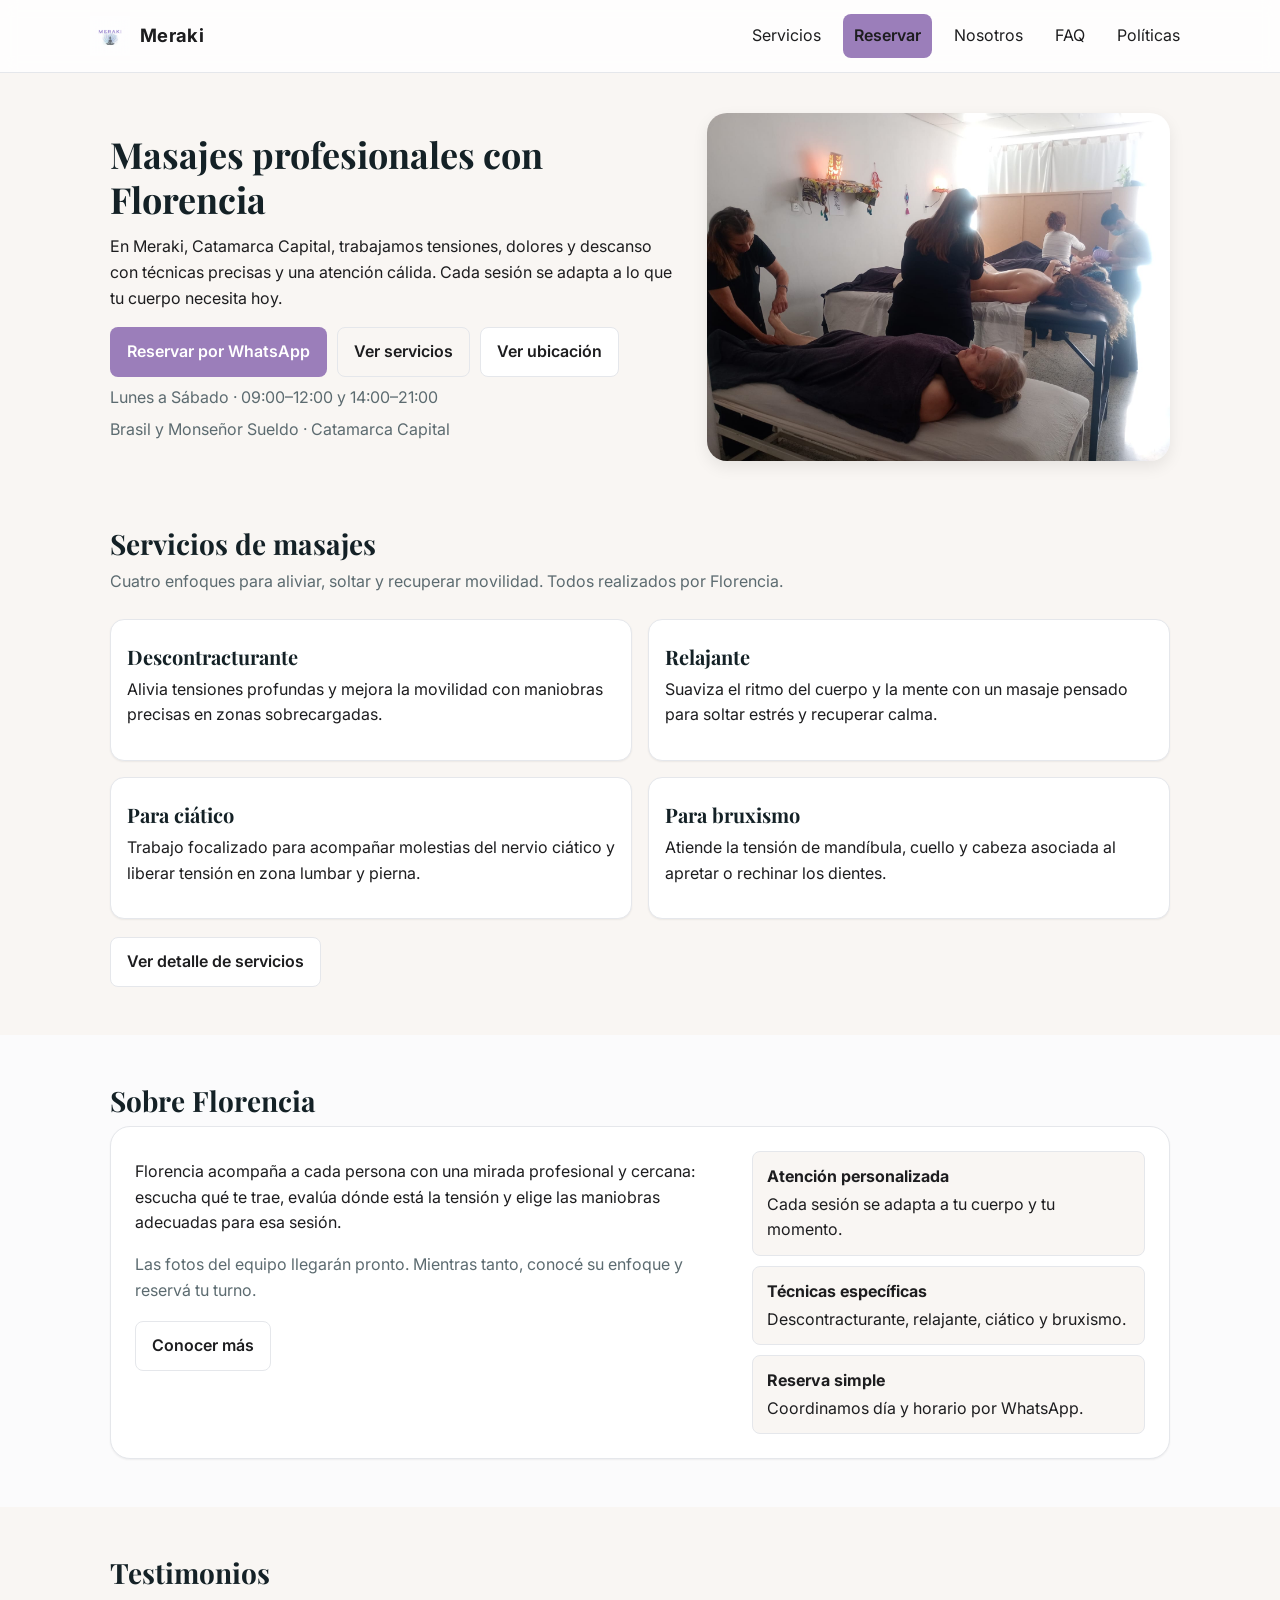
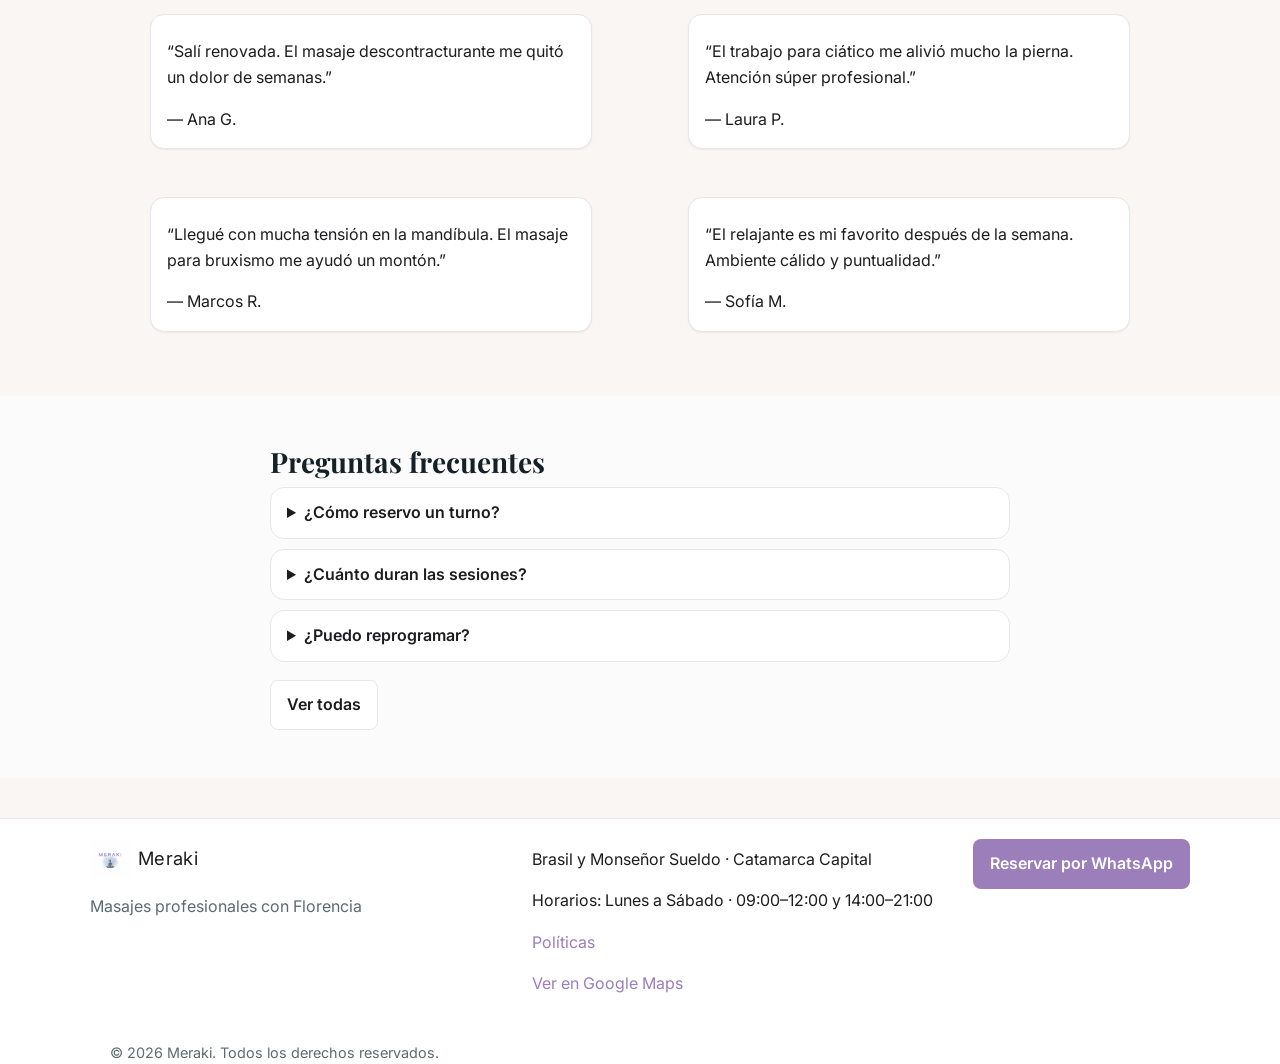
<file: index.html>
<!doctype html>
<html lang="es-AR">
<head>
    <meta charset="utf-8" />
    <meta name="viewport" content="width=device-width, initial-scale=1" />
    <title>Meraki | Masajes con Florencia en Catamarca</title>
    <meta name="description" content="Meraki en Catamarca Capital. Masajes descontracturantes, relajantes, para ciático y bruxismo con Florencia. Reserva por WhatsApp." />
    <link rel="icon" type="image/png" href="assets/img/favicon.png" />
    <link rel="preconnect" href="https://fonts.googleapis.com" />
    <link rel="preconnect" href="https://fonts.gstatic.com" crossorigin />
    <link href="https://fonts.googleapis.com/css2?family=Inter:wght@400;500;600;700&family=Playfair+Display:wght@500;700&display=swap" rel="stylesheet" />
    <link rel="stylesheet" href="assets/css/style.css" />
</head>
<body>
    <header class="site-header">
      <div class="container header-inner">
        <a href="index.html" class="brand" aria-label="Meraki inicio">
          <img src="assets/img/logo.png" alt="Logo Meraki" class="brand-logo" width="40" height="40" />
          <span class="brand-name">Meraki</span>
        </a>
        <button class="menu-toggle" aria-label="Abrir menú" aria-expanded="false">☰</button>
        <nav class="main-nav" aria-label="Navegación principal">
          <ul>
            <li><a href="servicios.html">Servicios</a></li>
            <li><a href="reservas.html" class="btn btn-primary">Reservar</a></li>
            <li><a href="nosotros.html">Nosotros</a></li>
            <li><a href="faq.html">FAQ</a></li>
            <li><a href="politicas.html">Políticas</a></li>
          </ul>
        </nav>
      </div>
    </header>

    <main>
      <section class="hero">
        <div class="container hero-inner">
          <div class="hero-copy">
            <h1>Masajes profesionales con Florencia</h1>
            <p>En Meraki, Catamarca Capital, trabajamos tensiones, dolores y descanso con técnicas precisas y una atención cálida. Cada sesión se adapta a lo que tu cuerpo necesita hoy.</p>
            <div class="hero-ctas">
              <a id="cta-wsp" class="btn btn-primary" href="https://wa.me/543834938577" target="_blank" rel="noopener">Reservar por WhatsApp</a>
              <a class="btn btn-ghost" href="servicios.html">Ver servicios</a>
              <a id="cta-map" class="btn btn-secondary" href="https://www.google.com/maps/search/?api=1&amp;query=Brasil%20y%20Monse%C3%B1or%20Sueldo%2C%20Catamarca%20Capital" target="_blank" rel="noopener">Ver ubicación</a>
            </div>
            <p class="hours">Lunes a Sábado · 09:00–12:00 y 14:00–21:00</p>
            <p class="address">Brasil y Monseñor Sueldo · Catamarca Capital</p>
          </div>
          <div class="hero-media">
            <img src="assets/img/hero-principal.jpeg" alt="Sala de masajes Meraki - ambiente relajante y profesional" width="800" height="602" />
          </div>
        </div>
      </section>

      <section class="services-preview section-pad">
        <div class="container">
          <h2>Servicios de masajes</h2>
          <p class="muted page-intro">Cuatro enfoques para aliviar, soltar y recuperar movilidad. Todos realizados por Florencia.</p>
          <div class="cards-grid four">
            <article class="card">
              <h3>Descontracturante</h3>
              <p>Alivia tensiones profundas y mejora la movilidad con maniobras precisas en zonas sobrecargadas.</p>
            </article>
            <article class="card">
              <h3>Relajante</h3>
              <p>Suaviza el ritmo del cuerpo y la mente con un masaje pensado para soltar estrés y recuperar calma.</p>
            </article>
            <article class="card">
              <h3>Para ciático</h3>
              <p>Trabajo focalizado para acompañar molestias del nervio ciático y liberar tensión en zona lumbar y pierna.</p>
            </article>
            <article class="card">
              <h3>Para bruxismo</h3>
              <p>Atiende la tensión de mandíbula, cuello y cabeza asociada al apretar o rechinar los dientes.</p>
            </article>
          </div>
          <div class="section-cta">
            <a class="btn btn-secondary" href="servicios.html">Ver detalle de servicios</a>
          </div>
        </div>
      </section>

      <section class="section-alt section-pad">
        <div class="container">
          <h2>Sobre Florencia</h2>
          <div class="about-block">
            <div>
              <p>Florencia acompaña a cada persona con una mirada profesional y cercana: escucha qué te trae, evalúa dónde está la tensión y elige las maniobras adecuadas para esa sesión.</p>
              <p class="muted">Las fotos del equipo llegarán pronto. Mientras tanto, conocé su enfoque y reservá tu turno.</p>
              <div class="section-cta">
                <a class="btn btn-ghost" href="nosotros.html">Conocer más</a>
              </div>
            </div>
            <ul class="about-highlights">
              <li><strong>Atención personalizada</strong> Cada sesión se adapta a tu cuerpo y tu momento.</li>
              <li><strong>Técnicas específicas</strong> Descontracturante, relajante, ciático y bruxismo.</li>
              <li><strong>Reserva simple</strong> Coordinamos día y horario por WhatsApp.</li>
            </ul>
          </div>
        </div>
      </section>

      <section class="testimonials section-pad">
        <div class="container">
          <h2>Testimonios</h2>
          <div class="cards-grid">
            <blockquote class="card">
              <p>“Salí renovada. El masaje descontracturante me quitó un dolor de semanas.”</p>
              <footer>— Ana G.</footer>
            </blockquote>
            <blockquote class="card">
              <p>“El trabajo para ciático me alivió mucho la pierna. Atención súper profesional.”</p>
              <footer>— Laura P.</footer>
            </blockquote>
            <blockquote class="card">
              <p>“Llegué con mucha tensión en la mandíbula. El masaje para bruxismo me ayudó un montón.”</p>
              <footer>— Marcos R.</footer>
            </blockquote>
            <blockquote class="card">
              <p>“El relajante es mi favorito después de la semana. Ambiente cálido y puntualidad.”</p>
              <footer>— Sofía M.</footer>
            </blockquote>
          </div>
        </div>
      </section>

      <section class="faq-preview section-alt section-pad">
        <div class="container narrow">
          <h2>Preguntas frecuentes</h2>
          <details>
            <summary>¿Cómo reservo un turno?</summary>
            <p>Escribinos por WhatsApp con tu nombre, el servicio deseado y tu disponibilidad.</p>
          </details>
          <details>
            <summary>¿Cuánto duran las sesiones?</summary>
            <p>Según el servicio, suelen durar entre 45 y 75 minutos. Te confirmamos al reservar.</p>
          </details>
          <details>
            <summary>¿Puedo reprogramar?</summary>
            <p>Sí, avisanos con al menos 24 horas de anticipación para reprogramar sin costo.</p>
          </details>
          <div class="section-cta">
            <a class="btn btn-secondary" href="faq.html">Ver todas</a>
          </div>
        </div>
      </section>
    </main>

    <footer class="site-footer">
      <div class="container footer-inner">
        <div>
          <div class="brand-inline">
            <img src="assets/img/logo.png" alt="Logo Meraki" class="brand-logo" width="40" height="40" />
            <span class="brand-name">Meraki</span>
          </div>
          <p class="muted">Masajes profesionales con Florencia</p>
        </div>
        <div class="footer-info">
          <p>Brasil y Monseñor Sueldo · Catamarca Capital</p>
          <p>Horarios: Lunes a Sábado · 09:00–12:00 y 14:00–21:00</p>
          <p><a class="link" href="politicas.html">Políticas</a></p>
          <p><a id="footer-map" class="link" href="https://www.google.com/maps/search/?api=1&amp;query=Brasil%20y%20Monse%C3%B1or%20Sueldo%2C%20Catamarca%20Capital" target="_blank" rel="noopener">Ver en Google Maps</a></p>
        </div>
        <div class="footer-cta">
          <a id="footer-wsp" class="btn btn-primary" href="https://wa.me/543834938577" target="_blank" rel="noopener">Reservar por WhatsApp</a>
        </div>
      </div>
      <div class="container tiny">
        <p class="muted">© <span id="year"></span> Meraki. Todos los derechos reservados.</p>
      </div>
    </footer>

    <script src="assets/js/main.js"></script>
</body>
</html>
</file>
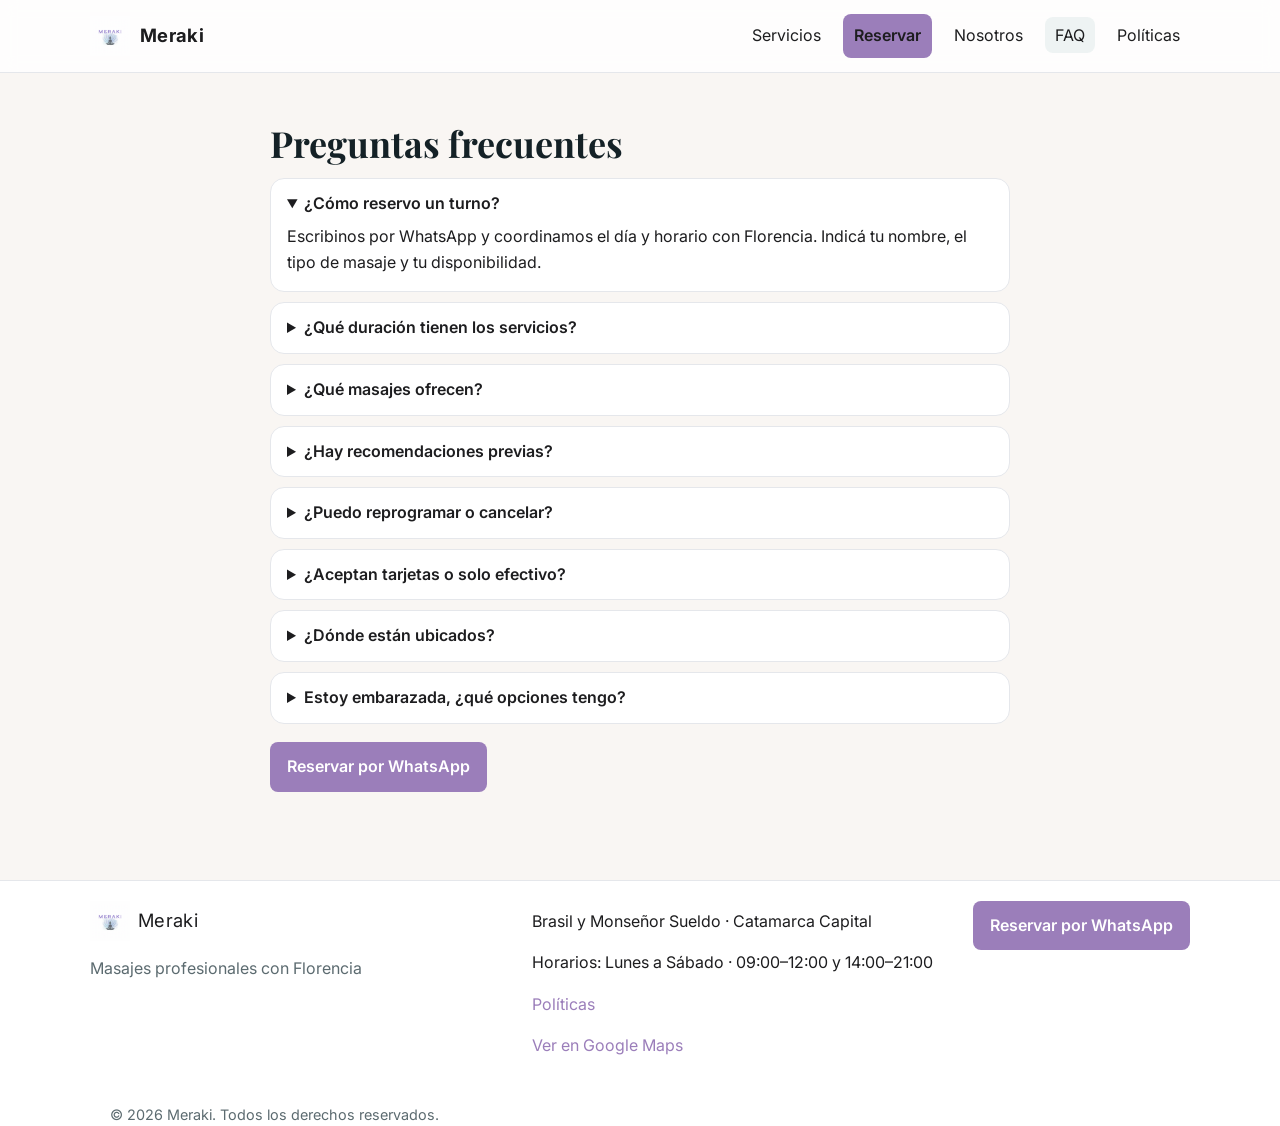
<file: faq.html>
<!doctype html>
<html lang="es-AR">
  <head>
    <meta charset="utf-8" />
    <meta name="viewport" content="width=device-width, initial-scale=1" />
    <title>Preguntas frecuentes | Meraki</title>
    <meta name="description" content="Preguntas frecuentes sobre reservas, duración de sesiones y recomendaciones en Meraki con Florencia." />
    <link rel="icon" type="image/png" href="assets/img/favicon.png" />
    <link rel="preconnect" href="https://fonts.googleapis.com" />
    <link rel="preconnect" href="https://fonts.gstatic.com" crossorigin />
    <link href="https://fonts.googleapis.com/css2?family=Inter:wght@400;500;600;700&family=Playfair+Display:wght@500;700&display=swap" rel="stylesheet" />
    <link rel="stylesheet" href="assets/css/style.css" />
  </head>
  <body>
    <header class="site-header">
      <div class="container header-inner">
        <a href="index.html" class="brand" aria-label="Meraki inicio">
          <img src="assets/img/logo.png" alt="Logo Meraki" class="brand-logo" width="40" height="40" />
          <span class="brand-name">Meraki</span>
        </a>
        <button class="menu-toggle" aria-label="Abrir menú" aria-expanded="false">☰</button>
        <nav class="main-nav" aria-label="Navegación principal">
          <ul>
            <li><a href="servicios.html">Servicios</a></li>
            <li><a href="reservas.html" class="btn btn-primary">Reservar</a></li>
            <li><a href="nosotros.html">Nosotros</a></li>
            <li><a class="active" href="faq.html">FAQ</a></li>
            <li><a href="politicas.html">Políticas</a></li>
          </ul>
        </nav>
      </div>
    </header>

    <main class="section-pad">
      <div class="container narrow">
        <h1>Preguntas frecuentes</h1>

        <details open>
          <summary>¿Cómo reservo un turno?</summary>
          <p>Escribinos por WhatsApp y coordinamos el día y horario con Florencia. Indicá tu nombre, el tipo de masaje y tu disponibilidad.</p>
        </details>
        <details>
          <summary>¿Qué duración tienen los servicios?</summary>
          <p>Depende del servicio, entre 45 y 75 minutos. Te confirmamos al momento de la reserva.</p>
        </details>
        <details>
          <summary>¿Qué masajes ofrecen?</summary>
          <p>Descontracturante, relajante, para ciático y para bruxismo. Todos realizados por Florencia.</p>
        </details>
        <details>
          <summary>¿Hay recomendaciones previas?</summary>
          <p>Te sugerimos llegar 10 minutos antes, evitar comidas pesadas y avisarnos sobre condiciones médicas relevantes.</p>
        </details>
        <details>
          <summary>¿Puedo reprogramar o cancelar?</summary>
          <p>Sí, con 24 horas de anticipación para reprogramar sin costo.</p>
        </details>
        <details>
          <summary>¿Aceptan tarjetas o solo efectivo?</summary>
          <p>Por ahora, efectivo o transferencia. Consultá otras opciones por WhatsApp.</p>
        </details>
        <details>
          <summary>¿Dónde están ubicados?</summary>
          <p>Brasil y Monseñor Sueldo, Catamarca Capital.</p>
        </details>
        <details>
          <summary>Estoy embarazada, ¿qué opciones tengo?</summary>
          <p>Consultanos por WhatsApp para evaluar alternativas seguras según tu etapa.</p>
        </details>

        <div class="section-cta">
          <a id="faq-wsp" class="btn btn-primary" href="https://wa.me/543834938577" target="_blank" rel="noopener">Reservar por WhatsApp</a>
        </div>
      </div>
    </main>

    <footer class="site-footer">
      <div class="container footer-inner">
        <div>
          <div class="brand-inline">
            <img src="assets/img/logo.png" alt="Logo Meraki" class="brand-logo" width="40" height="40" />
            <span class="brand-name">Meraki</span>
          </div>
          <p class="muted">Masajes profesionales con Florencia</p>
        </div>
        <div class="footer-info">
          <p>Brasil y Monseñor Sueldo · Catamarca Capital</p>
          <p>Horarios: Lunes a Sábado · 09:00–12:00 y 14:00–21:00</p>
          <p><a class="link" href="politicas.html">Políticas</a></p>
          <p><a id="footer-map" class="link" href="https://www.google.com/maps/search/?api=1&amp;query=Brasil%20y%20Monse%C3%B1or%20Sueldo%2C%20Catamarca%20Capital" target="_blank" rel="noopener">Ver en Google Maps</a></p>
        </div>
        <div class="footer-cta">
          <a id="footer-wsp" class="btn btn-primary" href="https://wa.me/543834938577" target="_blank" rel="noopener">Reservar por WhatsApp</a>
        </div>
      </div>
      <div class="container tiny">
        <p class="muted">© <span id="year"></span> Meraki. Todos los derechos reservados.</p>
      </div>
    </footer>

    <script src="assets/js/main.js"></script>
  </body>
</html>
</file>
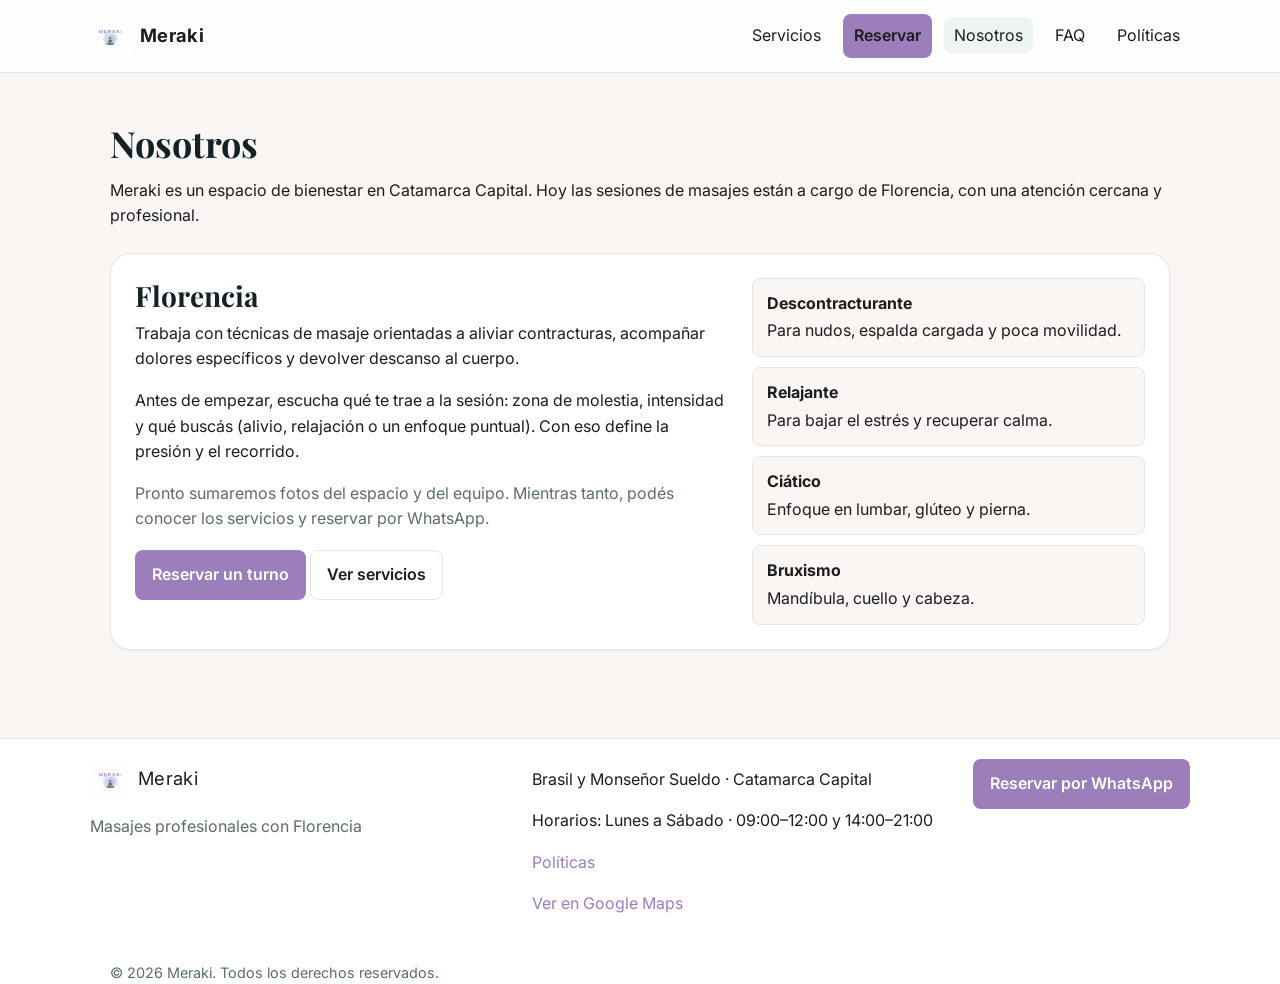
<file: nosotros.html>
<!doctype html>
<html lang="es-AR">
  <head>
    <meta charset="utf-8" />
    <meta name="viewport" content="width=device-width, initial-scale=1" />
    <title>Nosotros | Meraki</title>
    <meta name="description" content="Conocé a Florencia, masajista de Meraki en Catamarca. Enfoque profesional en descontracturante, relajante, ciático y bruxismo." />
    <link rel="icon" type="image/png" href="assets/img/favicon.png" />
    <link rel="preconnect" href="https://fonts.googleapis.com" />
    <link rel="preconnect" href="https://fonts.gstatic.com" crossorigin />
    <link href="https://fonts.googleapis.com/css2?family=Inter:wght@400;500;600;700&family=Playfair+Display:wght@500;700&display=swap" rel="stylesheet" />
    <link rel="stylesheet" href="assets/css/style.css" />
  </head>
  <body>
    <header class="site-header">
      <div class="container header-inner">
        <a href="index.html" class="brand" aria-label="Meraki inicio">
          <img src="assets/img/logo.png" alt="Logo Meraki" class="brand-logo" width="40" height="40" />
          <span class="brand-name">Meraki</span>
        </a>
        <button class="menu-toggle" aria-label="Abrir menú" aria-expanded="false">☰</button>
        <nav class="main-nav" aria-label="Navegación principal">
          <ul>
            <li><a href="servicios.html">Servicios</a></li>
            <li><a href="reservas.html" class="btn btn-primary">Reservar</a></li>
            <li><a class="active" href="nosotros.html">Nosotros</a></li>
            <li><a href="faq.html">FAQ</a></li>
            <li><a href="politicas.html">Políticas</a></li>
          </ul>
        </nav>
      </div>
    </header>

    <main class="section-pad">
      <div class="container">
        <h1>Nosotros</h1>
        <p class="page-intro">Meraki es un espacio de bienestar en Catamarca Capital. Hoy las sesiones de masajes están a cargo de Florencia, con una atención cercana y profesional.</p>

        <div class="about-block">
          <div>
            <h2>Florencia</h2>
            <p>Trabaja con técnicas de masaje orientadas a aliviar contracturas, acompañar dolores específicos y devolver descanso al cuerpo.</p>
            <p>Antes de empezar, escucha qué te trae a la sesión: zona de molestia, intensidad y qué buscás (alivio, relajación o un enfoque puntual). Con eso define la presión y el recorrido.</p>
            <p class="muted">Pronto sumaremos fotos del espacio y del equipo. Mientras tanto, podés conocer los servicios y reservar por WhatsApp.</p>
            <div class="section-cta">
              <a class="btn btn-primary" href="reservas.html">Reservar un turno</a>
              <a class="btn btn-ghost" href="servicios.html">Ver servicios</a>
            </div>
          </div>
          <ul class="about-highlights">
            <li><strong>Descontracturante</strong> Para nudos, espalda cargada y poca movilidad.</li>
            <li><strong>Relajante</strong> Para bajar el estrés y recuperar calma.</li>
            <li><strong>Ciático</strong> Enfoque en lumbar, glúteo y pierna.</li>
            <li><strong>Bruxismo</strong> Mandíbula, cuello y cabeza.</li>
          </ul>
        </div>
      </div>
    </main>

    <footer class="site-footer">
      <div class="container footer-inner">
        <div>
          <div class="brand-inline">
            <img src="assets/img/logo.png" alt="Logo Meraki" class="brand-logo" width="40" height="40" />
            <span class="brand-name">Meraki</span>
          </div>
          <p class="muted">Masajes profesionales con Florencia</p>
        </div>
        <div class="footer-info">
          <p>Brasil y Monseñor Sueldo · Catamarca Capital</p>
          <p>Horarios: Lunes a Sábado · 09:00–12:00 y 14:00–21:00</p>
          <p><a class="link" href="politicas.html">Políticas</a></p>
          <p><a id="footer-map" class="link" href="https://www.google.com/maps/search/?api=1&amp;query=Brasil%20y%20Monse%C3%B1or%20Sueldo%2C%20Catamarca%20Capital" target="_blank" rel="noopener">Ver en Google Maps</a></p>
        </div>
        <div class="footer-cta">
          <a id="footer-wsp" class="btn btn-primary" href="https://wa.me/543834938577" target="_blank" rel="noopener">Reservar por WhatsApp</a>
        </div>
      </div>
      <div class="container tiny">
        <p class="muted">© <span id="year"></span> Meraki. Todos los derechos reservados.</p>
      </div>
    </footer>

    <script src="assets/js/main.js"></script>
  </body>
</html>
</file>
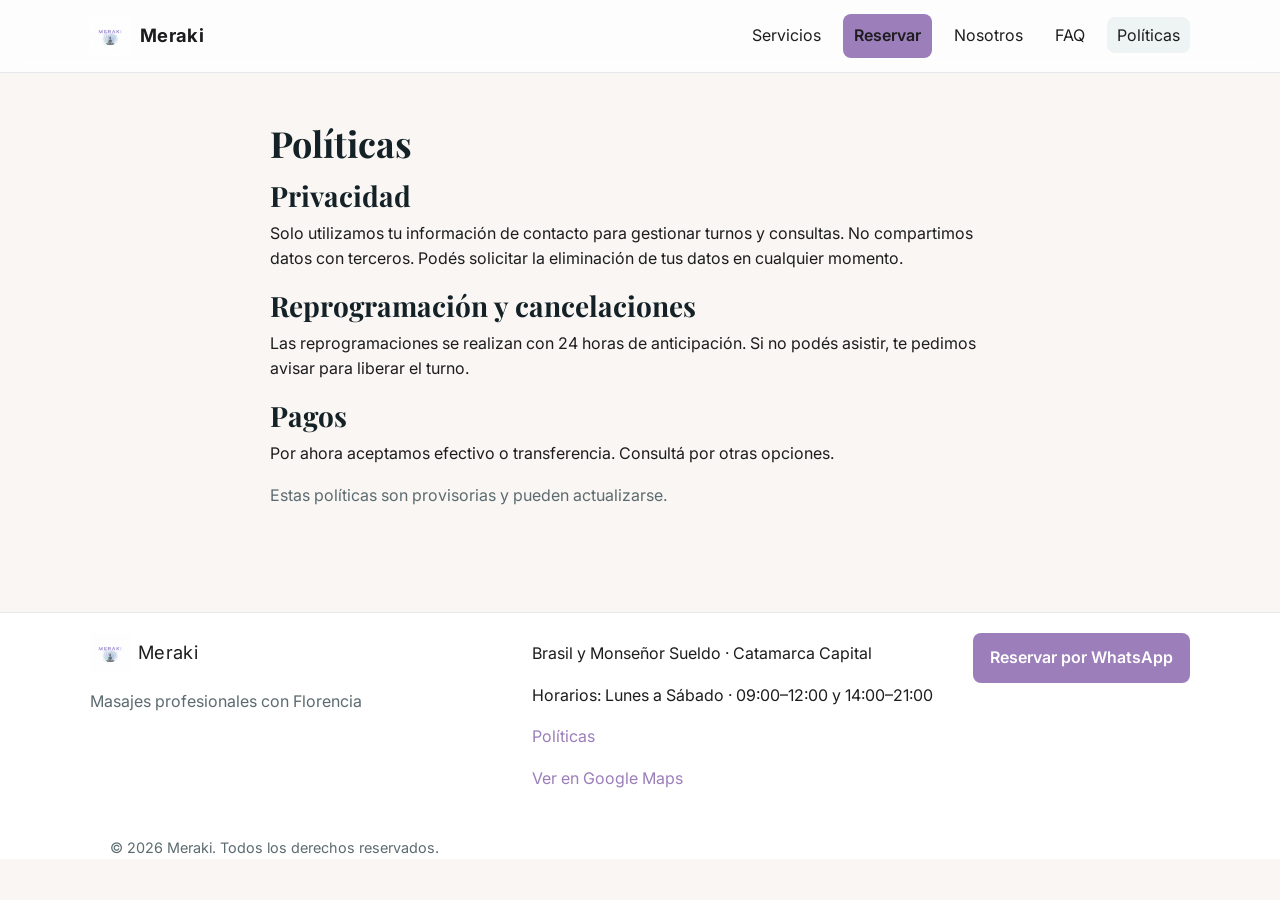
<file: politicas.html>
<!doctype html>
<html lang="es-AR">
  <head>
    <meta charset="utf-8" />
    <meta name="viewport" content="width=device-width, initial-scale=1" />
    <title>Políticas | Meraki</title>
    <meta name="description" content="Políticas de privacidad y cancelación de Meraki." />
    <link rel="icon" type="image/png" href="assets/img/favicon.png" />
    <link rel="preconnect" href="https://fonts.googleapis.com" />
    <link rel="preconnect" href="https://fonts.gstatic.com" crossorigin />
    <link href="https://fonts.googleapis.com/css2?family=Inter:wght@400;500;600;700&family=Playfair+Display:wght@500;700&display=swap" rel="stylesheet" />
    <link rel="stylesheet" href="assets/css/style.css" />
  </head>
  <body>
    <header class="site-header">
      <div class="container header-inner">
        <a href="index.html" class="brand" aria-label="Meraki inicio">
          <img src="assets/img/logo.png" alt="Logo Meraki" class="brand-logo" width="40" height="40" />
          <span class="brand-name">Meraki</span>
        </a>
        <button class="menu-toggle" aria-label="Abrir menú" aria-expanded="false">☰</button>
        <nav class="main-nav" aria-label="Navegación principal">
          <ul>
            <li><a href="servicios.html">Servicios</a></li>
            <li><a href="reservas.html" class="btn btn-primary">Reservar</a></li>
            <li><a href="nosotros.html">Nosotros</a></li>
            <li><a href="faq.html">FAQ</a></li>
            <li><a class="active" href="politicas.html">Políticas</a></li>
          </ul>
        </nav>
      </div>
    </header>

    <main class="section-pad">
      <div class="container narrow">
        <h1>Políticas</h1>

        <h2>Privacidad</h2>
        <p>Solo utilizamos tu información de contacto para gestionar turnos y consultas. No compartimos datos con terceros. Podés solicitar la eliminación de tus datos en cualquier momento.</p>

        <h2>Reprogramación y cancelaciones</h2>
        <p>Las reprogramaciones se realizan con 24 horas de anticipación. Si no podés asistir, te pedimos avisar para liberar el turno.</p>

        <h2>Pagos</h2>
        <p>Por ahora aceptamos efectivo o transferencia. Consultá por otras opciones.</p>

        <p class="muted">Estas políticas son provisorias y pueden actualizarse.</p>
      </div>
    </main>

    <footer class="site-footer">
      <div class="container footer-inner">
        <div>
          <div class="brand-inline">
            <img src="assets/img/logo.png" alt="Logo Meraki" class="brand-logo" width="40" height="40" />
            <span class="brand-name">Meraki</span>
          </div>
          <p class="muted">Masajes profesionales con Florencia</p>
        </div>
        <div class="footer-info">
          <p>Brasil y Monseñor Sueldo · Catamarca Capital</p>
          <p>Horarios: Lunes a Sábado · 09:00–12:00 y 14:00–21:00</p>
          <p><a class="link" href="politicas.html">Políticas</a></p>
          <p><a id="footer-map" class="link" href="https://www.google.com/maps/search/?api=1&amp;query=Brasil%20y%20Monse%C3%B1or%20Sueldo%2C%20Catamarca%20Capital" target="_blank" rel="noopener">Ver en Google Maps</a></p>
        </div>
        <div class="footer-cta">
          <a id="footer-wsp" class="btn btn-primary" href="https://wa.me/543834938577" target="_blank" rel="noopener">Reservar por WhatsApp</a>
        </div>
      </div>
      <div class="container tiny">
        <p class="muted">© <span id="year"></span> Meraki. Todos los derechos reservados.</p>
      </div>
    </footer>

    <script src="assets/js/main.js"></script>
  </body>
</html>
</file>
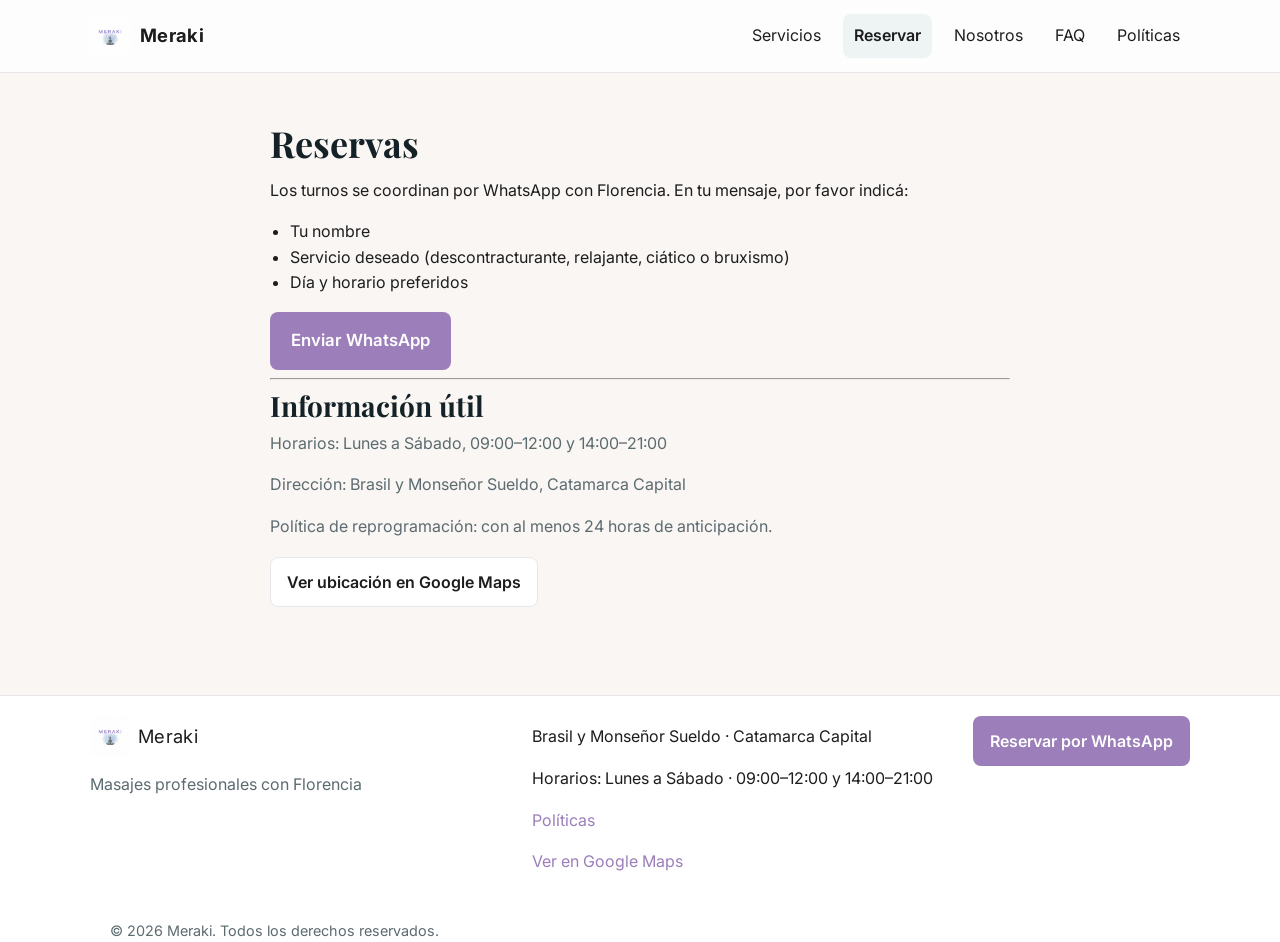
<file: reservas.html>
<!doctype html>
<html lang="es-AR">
  <head>
    <meta charset="utf-8" />
    <meta name="viewport" content="width=device-width, initial-scale=1" />
    <title>Reservas | Meraki</title>
    <meta name="description" content="Reservá tu masaje con Florencia en Meraki por WhatsApp. Horarios y dirección en Catamarca Capital." />
    <link rel="icon" type="image/png" href="assets/img/favicon.png" />
    <link rel="preconnect" href="https://fonts.googleapis.com" />
    <link rel="preconnect" href="https://fonts.gstatic.com" crossorigin />
    <link href="https://fonts.googleapis.com/css2?family=Inter:wght@400;500;600;700&family=Playfair+Display:wght@500;700&display=swap" rel="stylesheet" />
    <link rel="stylesheet" href="assets/css/style.css" />
  </head>
  <body>
    <header class="site-header">
      <div class="container header-inner">
        <a href="index.html" class="brand" aria-label="Meraki inicio">
          <img src="assets/img/logo.png" alt="Logo Meraki" class="brand-logo" width="40" height="40" />
          <span class="brand-name">Meraki</span>
        </a>
        <button class="menu-toggle" aria-label="Abrir menú" aria-expanded="false">☰</button>
        <nav class="main-nav" aria-label="Navegación principal">
          <ul>
            <li><a href="servicios.html">Servicios</a></li>
            <li><a class="active btn btn-primary" href="reservas.html">Reservar</a></li>
            <li><a href="nosotros.html">Nosotros</a></li>
            <li><a href="faq.html">FAQ</a></li>
            <li><a href="politicas.html">Políticas</a></li>
          </ul>
        </nav>
      </div>
    </header>

    <main class="section-pad">
      <div class="container narrow">
        <h1>Reservas</h1>
        <p>Los turnos se coordinan por WhatsApp con Florencia. En tu mensaje, por favor indicá:</p>
        <ul>
          <li>Tu nombre</li>
          <li>Servicio deseado (descontracturante, relajante, ciático o bruxismo)</li>
          <li>Día y horario preferidos</li>
        </ul>

        <a id="book-now" class="btn btn-primary btn-lg" href="https://wa.me/543834938577" target="_blank" rel="noopener">Enviar WhatsApp</a>

        <hr />
        <h2>Información útil</h2>
        <p class="muted">Horarios: Lunes a Sábado, 09:00–12:00 y 14:00–21:00</p>
        <p class="muted">Dirección: Brasil y Monseñor Sueldo, Catamarca Capital</p>
        <p class="muted">Política de reprogramación: con al menos 24 horas de anticipación.</p>

        <div class="section-cta">
          <a id="reservas-map" class="btn btn-secondary" href="https://www.google.com/maps/search/?api=1&amp;query=Brasil%20y%20Monse%C3%B1or%20Sueldo%2C%20Catamarca%20Capital" target="_blank" rel="noopener">Ver ubicación en Google Maps</a>
        </div>
      </div>
    </main>

    <footer class="site-footer">
      <div class="container footer-inner">
        <div>
          <div class="brand-inline">
            <img src="assets/img/logo.png" alt="Logo Meraki" class="brand-logo" width="40" height="40" />
            <span class="brand-name">Meraki</span>
          </div>
          <p class="muted">Masajes profesionales con Florencia</p>
        </div>
        <div class="footer-info">
          <p>Brasil y Monseñor Sueldo · Catamarca Capital</p>
          <p>Horarios: Lunes a Sábado · 09:00–12:00 y 14:00–21:00</p>
          <p><a class="link" href="politicas.html">Políticas</a></p>
          <p><a id="footer-map" class="link" href="https://www.google.com/maps/search/?api=1&amp;query=Brasil%20y%20Monse%C3%B1or%20Sueldo%2C%20Catamarca%20Capital" target="_blank" rel="noopener">Ver en Google Maps</a></p>
        </div>
        <div class="footer-cta">
          <a id="footer-wsp" class="btn btn-primary" href="https://wa.me/543834938577" target="_blank" rel="noopener">Reservar por WhatsApp</a>
        </div>
      </div>
      <div class="container tiny">
        <p class="muted">© <span id="year"></span> Meraki. Todos los derechos reservados.</p>
      </div>
    </footer>

    <script src="assets/js/main.js"></script>
  </body>
</html>
</file>
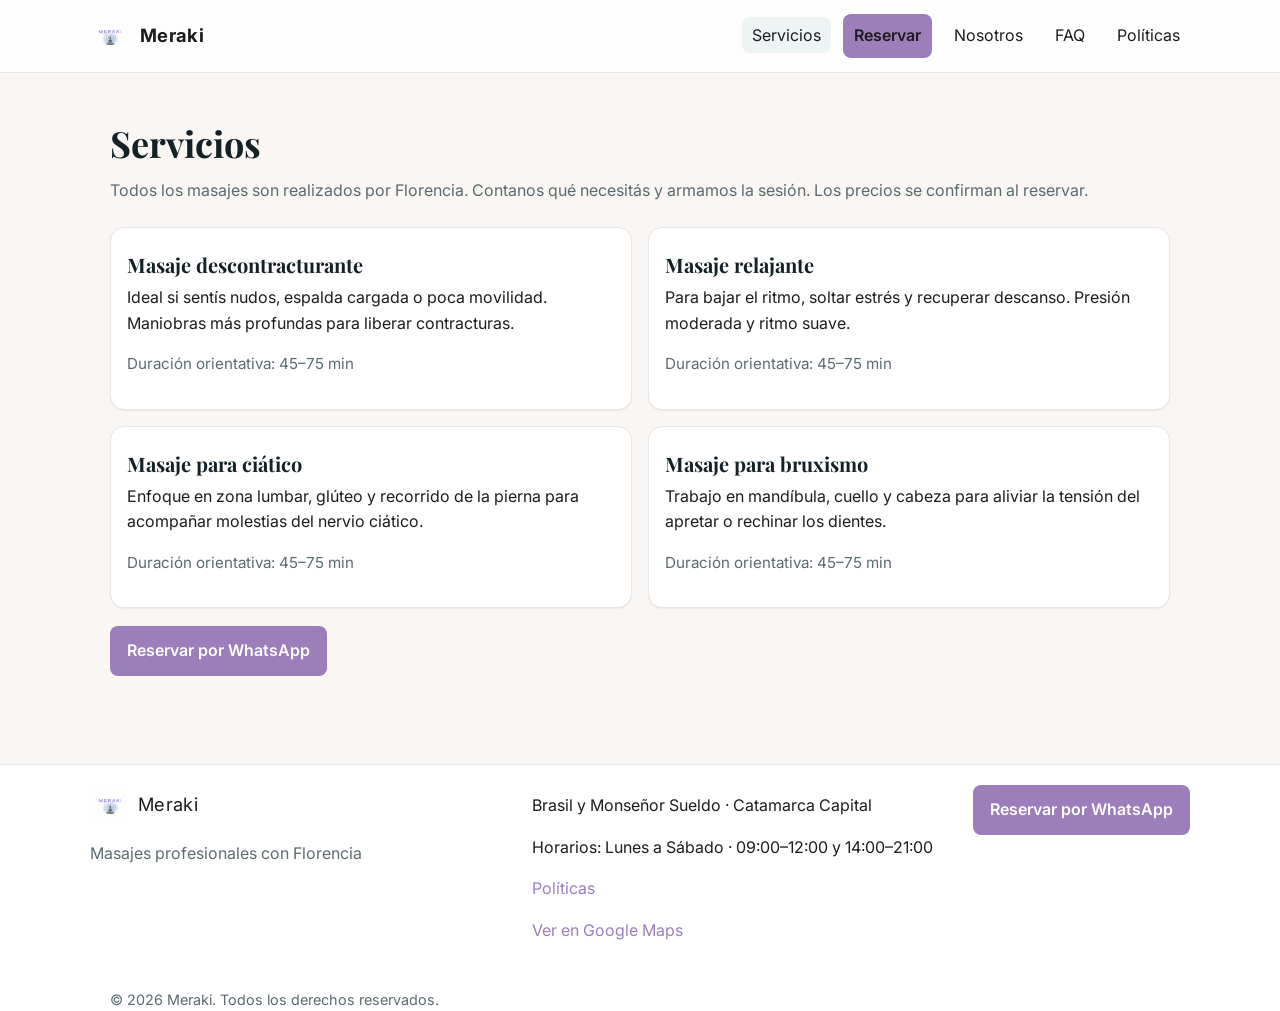
<file: servicios.html>
<!doctype html>
<html lang="es-AR">
  <head>
    <meta charset="utf-8" />
    <meta name="viewport" content="width=device-width, initial-scale=1" />
    <title>Servicios | Meraki</title>
    <meta name="description" content="Masajes con Florencia en Meraki: descontracturante, relajante, para ciático y bruxismo. Reserva por WhatsApp en Catamarca." />
    <link rel="icon" type="image/png" href="assets/img/favicon.png" />
    <link rel="preconnect" href="https://fonts.googleapis.com" />
    <link rel="preconnect" href="https://fonts.gstatic.com" crossorigin />
    <link href="https://fonts.googleapis.com/css2?family=Inter:wght@400;500;600;700&family=Playfair+Display:wght@500;700&display=swap" rel="stylesheet" />
    <link rel="stylesheet" href="assets/css/style.css" />
  </head>
  <body>
    <header class="site-header">
      <div class="container header-inner">
        <a href="index.html" class="brand" aria-label="Meraki inicio">
          <img src="assets/img/logo.png" alt="Logo Meraki" class="brand-logo" width="40" height="40" />
          <span class="brand-name">Meraki</span>
        </a>
        <button class="menu-toggle" aria-label="Abrir menú" aria-expanded="false">☰</button>
        <nav class="main-nav" aria-label="Navegación principal">
          <ul>
            <li><a class="active" href="servicios.html">Servicios</a></li>
            <li><a href="reservas.html" class="btn btn-primary">Reservar</a></li>
            <li><a href="nosotros.html">Nosotros</a></li>
            <li><a href="faq.html">FAQ</a></li>
            <li><a href="politicas.html">Políticas</a></li>
          </ul>
        </nav>
      </div>
    </header>

    <main class="section-pad">
      <div class="container">
        <h1>Servicios</h1>
        <p class="muted page-intro">Todos los masajes son realizados por Florencia. Contanos qué necesitás y armamos la sesión. Los precios se confirman al reservar.</p>

        <div class="cards-grid four">
          <article class="card">
            <h3>Masaje descontracturante</h3>
            <p>Ideal si sentís nudos, espalda cargada o poca movilidad. Maniobras más profundas para liberar contracturas.</p>
            <p class="by">Duración orientativa: 45–75 min</p>
          </article>
          <article class="card">
            <h3>Masaje relajante</h3>
            <p>Para bajar el ritmo, soltar estrés y recuperar descanso. Presión moderada y ritmo suave.</p>
            <p class="by">Duración orientativa: 45–75 min</p>
          </article>
          <article class="card">
            <h3>Masaje para ciático</h3>
            <p>Enfoque en zona lumbar, glúteo y recorrido de la pierna para acompañar molestias del nervio ciático.</p>
            <p class="by">Duración orientativa: 45–75 min</p>
          </article>
          <article class="card">
            <h3>Masaje para bruxismo</h3>
            <p>Trabajo en mandíbula, cuello y cabeza para aliviar la tensión del apretar o rechinar los dientes.</p>
            <p class="by">Duración orientativa: 45–75 min</p>
          </article>
        </div>

        <div class="section-cta">
          <a id="services-wsp" class="btn btn-primary" href="https://wa.me/543834938577" target="_blank" rel="noopener">Reservar por WhatsApp</a>
        </div>
      </div>
    </main>

    <footer class="site-footer">
      <div class="container footer-inner">
        <div>
          <div class="brand-inline">
            <img src="assets/img/logo.png" alt="Logo Meraki" class="brand-logo" width="40" height="40" />
            <span class="brand-name">Meraki</span>
          </div>
          <p class="muted">Masajes profesionales con Florencia</p>
        </div>
        <div class="footer-info">
          <p>Brasil y Monseñor Sueldo · Catamarca Capital</p>
          <p>Horarios: Lunes a Sábado · 09:00–12:00 y 14:00–21:00</p>
          <p><a class="link" href="politicas.html">Políticas</a></p>
          <p><a id="footer-map" class="link" href="https://www.google.com/maps/search/?api=1&amp;query=Brasil%20y%20Monse%C3%B1or%20Sueldo%2C%20Catamarca%20Capital" target="_blank" rel="noopener">Ver en Google Maps</a></p>
        </div>
        <div class="footer-cta">
          <a id="footer-wsp" class="btn btn-primary" href="https://wa.me/543834938577" target="_blank" rel="noopener">Reservar por WhatsApp</a>
        </div>
      </div>
      <div class="container tiny">
        <p class="muted">© <span id="year"></span> Meraki. Todos los derechos reservados.</p>
      </div>
    </footer>

    <script src="assets/js/main.js"></script>
  </body>
</html>
</file>
<file: assets/css/style.css>
/* Base design tokens */
:root {
  --color-primary: #9b7eba;
  --color-primary-600: #826ba5;
  --color-secondary: #e8d5c4;
  --color-bg: #f9f6f3;
  --color-surface: #ffffff;
  --color-text: #1d1d1f;
  --color-muted: #5c6b70;
  --color-border: #e5e7eb;

  --radius-sm: 8px;
  --radius-md: 14px;
  --radius-lg: 20px;

  --shadow-sm: 0 1px 2px rgba(0,0,0,.06);
  --shadow-md: 0 6px 16px rgba(0,0,0,.08);

  --container: 1100px;
}

* { box-sizing: border-box; }
html, body { height: 100%; }
body {
  margin: 0;
  font-family: Inter, system-ui, -apple-system, Segoe UI, Roboto, Ubuntu, Cantarell, 'Helvetica Neue', Arial, 'Noto Sans', 'Apple Color Emoji', 'Segoe UI Emoji', 'Segoe UI Symbol';
  color: var(--color-text);
  background: var(--color-bg);
  line-height: 1.6;
}

h1, h2, h3 { font-family: 'Playfair Display', Georgia, 'Times New Roman', Times, serif; color: #142126; line-height: 1.25; }
h1 { font-size: 2.25rem; margin: 0 0 .75rem; }
h2 { font-size: 1.75rem; margin: 0 0 .5rem; }
h3 { font-size: 1.25rem; margin: .5rem 0 .25rem; }
p { margin: .5rem 0 1rem; }
ul { padding-left: 1.25rem; }

.muted { color: var(--color-muted); }
.tiny { font-size: .9rem; }

.container { width: 100%; max-width: var(--container); margin: 0 auto; padding: 0 20px; }
.narrow { max-width: 780px; }

a:focus-visible,
button:focus-visible,
summary:focus-visible {
  outline: 2px solid var(--color-primary);
  outline-offset: 2px;
}

.btn { display: inline-block; border-radius: var(--radius-sm); padding: .7rem 1rem; text-decoration: none; font-weight: 600; transition: transform .05s ease, background .2s ease, color .2s ease; border: 1px solid transparent; }
.btn:active { transform: translateY(1px); }
.btn-primary { background: var(--color-primary); color: #fff; }
.btn-primary:hover { background: var(--color-primary-600); }
.btn-secondary { background: var(--color-surface); border-color: var(--color-border); color: var(--color-text); }
.btn-secondary:hover { box-shadow: var(--shadow-sm); }
.btn-ghost { background: transparent; border-color: var(--color-border); color: var(--color-text); }
.btn-lg { padding: .9rem 1.25rem; font-size: 1.05rem; }

.link { color: var(--color-primary); text-decoration: none; }
.link:hover { text-decoration: underline; }

header.site-header {
  position: sticky; top: 0; z-index: 20;
  background: rgba(255,255,255,.8);
  backdrop-filter: blur(8px);
  border-bottom: 1px solid var(--color-border);
}
.header-inner { display: flex; align-items: center; justify-content: space-between; gap: 20px; padding: 14px 0; }

.brand { display: inline-flex; align-items: center; gap: 10px; text-decoration: none; color: inherit; font-weight: 700; }
.brand-logo { width: 40px; height: 40px; object-fit: contain; }
.brand-name { letter-spacing: .3px; font-size: 1.15rem; }
.brand-inline { display: inline-flex; align-items: center; gap: 8px; }

.main-nav ul { display: flex; align-items: center; gap: 12px; list-style: none; margin: 0; padding: 0; }
.main-nav a { text-decoration: none; color: inherit; padding: 8px 10px; border-radius: 8px; }
.main-nav a.active { background: #eef3f3; }

.hero { padding: 40px 0 10px; }
.hero-inner { display: grid; grid-template-columns: 1.1fr .9fr; gap: 32px; align-items: center; }
.hero-ctas { display: flex; flex-wrap: wrap; gap: 10px; margin: 14px 0 8px; }
.hours, .address { color: var(--color-muted); margin: 6px 0; }
.hero-media img { width: 100%; height: 100%; object-fit: cover; border-radius: var(--radius-lg); box-shadow: var(--shadow-md); }
.hero-media .media-placeholder { background: #e9f2f2; border: 1px dashed #b9cdcd; color: #3b4c4c; display: grid; place-items: center; height: 320px; border-radius: var(--radius-lg); }

.section-pad { padding: 48px 0; }
.section-alt { background: #fbfbfc; }
.section-cta { margin-top: 18px; }

.cards-grid { display: grid; grid-template-columns: repeat(2, 1fr); gap: 16px; }
.cards-grid.four { grid-template-columns: repeat(2, 1fr); }
.card { background: var(--color-surface); border: 1px solid var(--color-border); border-radius: var(--radius-md); padding: 16px; box-shadow: var(--shadow-sm); }
.card .by { color: var(--color-muted); font-size: .95rem; }

.list-inline { list-style: none; padding: 0; display: grid; gap: 6px; }

.about-block {
  display: grid;
  grid-template-columns: 1.2fr .8fr;
  gap: 28px;
  align-items: start;
  background: var(--color-surface);
  border: 1px solid var(--color-border);
  border-radius: var(--radius-lg);
  padding: 24px;
  box-shadow: var(--shadow-sm);
}
.about-highlights {
  list-style: none;
  padding: 0;
  margin: 0;
  display: grid;
  gap: 10px;
}
.about-highlights li {
  background: var(--color-bg);
  border-radius: var(--radius-sm);
  padding: 12px 14px;
  border: 1px solid var(--color-border);
}
.about-highlights strong { display: block; margin-bottom: 2px; }

.service-groups { display: grid; grid-template-columns: repeat(2, 1fr); gap: 24px; margin-top: 12px; }
.service-group { background: var(--color-surface); border: 1px solid var(--color-border); border-radius: var(--radius-md); padding: 16px; }
.service-list { margin: .25rem 0 0; }
.service-list li { margin-bottom: .35rem; }

.page-intro { margin-bottom: 1.5rem; }

details {
  background: var(--color-surface);
  border: 1px solid var(--color-border);
  border-radius: var(--radius-md);
  padding: 12px 16px;
  margin-bottom: 10px;
}
details summary {
  cursor: pointer;
  font-weight: 600;
}
details p { margin-bottom: .25rem; }

footer.site-footer { margin-top: 40px; border-top: 1px solid var(--color-border); background: #fff; }
.footer-inner { display: grid; grid-template-columns: 1fr 1fr auto; gap: 16px; padding: 20px 0; align-items: start; }

.menu-toggle { display: none; background: none; border: none; font-size: 1.5rem; cursor: pointer; padding: 8px; color: var(--color-text); }

@media (max-width: 960px) {
  .hero-inner { grid-template-columns: 1fr; }
  .hero-media { order: -1; margin-bottom: 20px; }
  .cards-grid,
  .cards-grid.four { grid-template-columns: 1fr; }
  .about-block { grid-template-columns: 1fr; }
  .footer-inner { grid-template-columns: 1fr; }
  .service-groups { grid-template-columns: 1fr; }

  .menu-toggle { display: block; }
  .main-nav {
    position: fixed;
    top: 60px;
    left: 0;
    right: 0;
    background: var(--color-surface);
    border-bottom: 1px solid var(--color-border);
    box-shadow: var(--shadow-md);
    transform: translateY(-100%);
    opacity: 0;
    transition: transform .3s ease, opacity .3s ease;
    pointer-events: none;
    z-index: 100;
  }
  .main-nav.active { transform: translateY(0); opacity: 1; pointer-events: all; }
  .main-nav ul { flex-direction: column; padding: 16px; gap: 8px; }
  .main-nav li { width: 100%; }
  .main-nav a { display: block; width: 100%; text-align: left; padding: 12px 16px; }
}

@media (max-width: 560px) {
  h1 { font-size: 1.75rem; }
  h2 { font-size: 1.5rem; }

  .hero-ctas { flex-direction: column; width: 100%; }
  .hero-ctas .btn { width: 100%; text-align: center; justify-content: center; }

  .btn-lg { font-size: 1rem; }
  .container { padding: 0 16px; }
}
</file>
